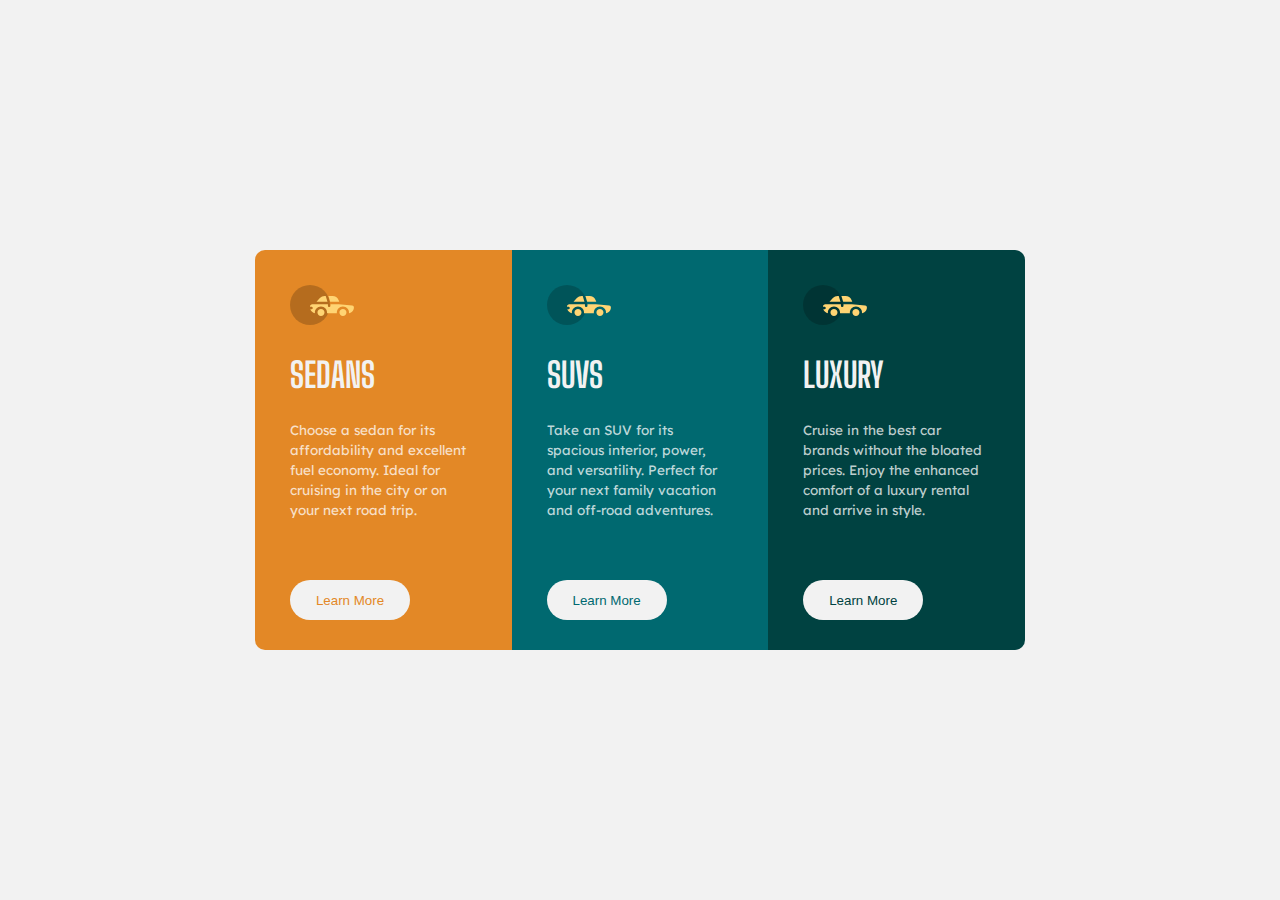
<file: 3-column-preview-card-component-main/index.html>
<!DOCTYPE html>
<html lang="en">
<head>
  <meta charset="UTF-8">
  <meta name="viewport" content="width=device-width, initial-scale=1.0"> 
  <link rel="icon" type="image/png" sizes="32x32" href="./images/favicon-32x32.png">
  <title>Frontend Mentor | 3-column preview card component</title>
  <link rel="stylesheet" href="style.css">
</head>
<body>
  
  <main>
      <article class="sedans">

        <img src="./images/icon-sedans.svg" alt="">
        <h1 class="text-header">SEDANS</h1>
        <p>Choose a sedan for its affordability and excellent fuel economy. Ideal   for cruising in the city or on your next road trip.</p>
        <button>

          <span>Learn More</span>

        </button>

      </article>
      <article class="suvs">

        <img src="./images/icon-sedans.svg" alt="">
        <h1 class="text-header">SUVS</h1>
        <p>Take an SUV for its spacious interior, power, and versatility. Perfect for your next family vacation and off-road adventures.</p>
        <button>

          <span>Learn More</span>

        </button>

      </article>
      <article class="luxury">

        <img src="./images/icon-sedans.svg" alt="">
        <h1 class="text-header">LUXURY</h1>
        <p>Cruise in the best car brands without the bloated prices. Enjoy the enhanced comfort of a luxury rental and arrive in style.</p>
        <button>

          <span>Learn More</span>

        </button>


      </article>
  </main>

</body>
</html>
</file>
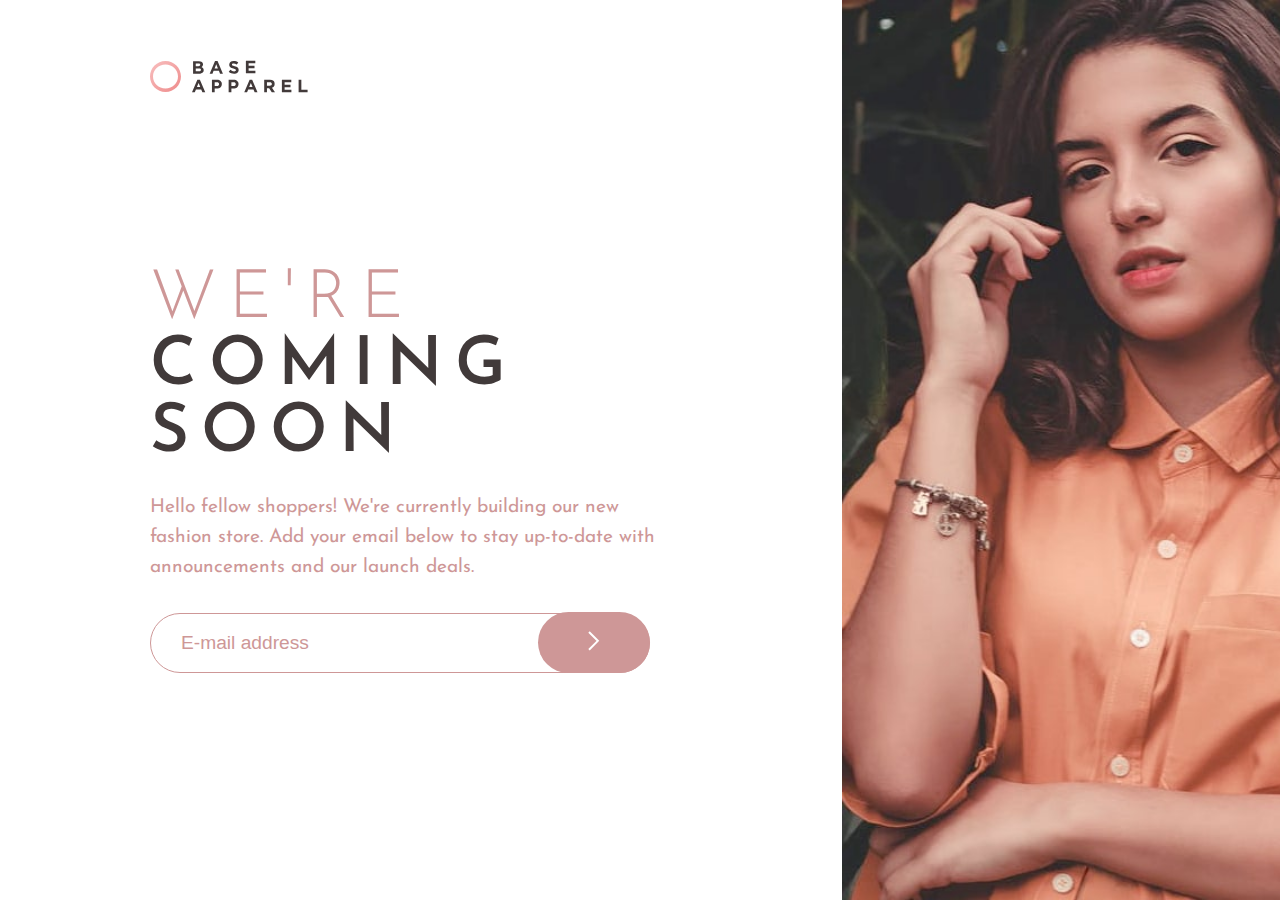
<file: base-apparel-coming-soon-master/index.html>
<!DOCTYPE html>
<html lang="en">
<head>
  <meta charset="UTF-8">
  <meta name="viewport" content="width=device-width, initial-scale=1.0"> 
  <link rel="icon" type="image/png" sizes="32x32" href="./images/favicon-32x32.png">
  <title>Frontend Mentor | Base Apparel coming soon page</title>
  <link rel="stylesheet" href="style.css">
</head>
<body>
  <article>

    <img src="./images/logo.svg" alt="logo">
    <h1>
      <span class="first-line-h1">WE'RE</span>
      <span>COMING</span>
      <span>SOON</span>
    </h1>
    <p>Hello fellow shoppers! We're currently building our new fashion store. Add your email below to stay up-to-date with announcements and our launch deals.</p>
    <form action="">

      <input type="text" name="" class="email" placeholder="E-mail address">
      <button type="submit">
        <img src="./images/icon-arrow.svg" alt="arrow">
      </button>
    </form>
    <p class="alert"></p>
  </article>



  <figure>

    <img src="./images/hero-desktop.jpg" alt="">

  </figure>
  <script src="js.js"></script>
</body>
</html>
</file>
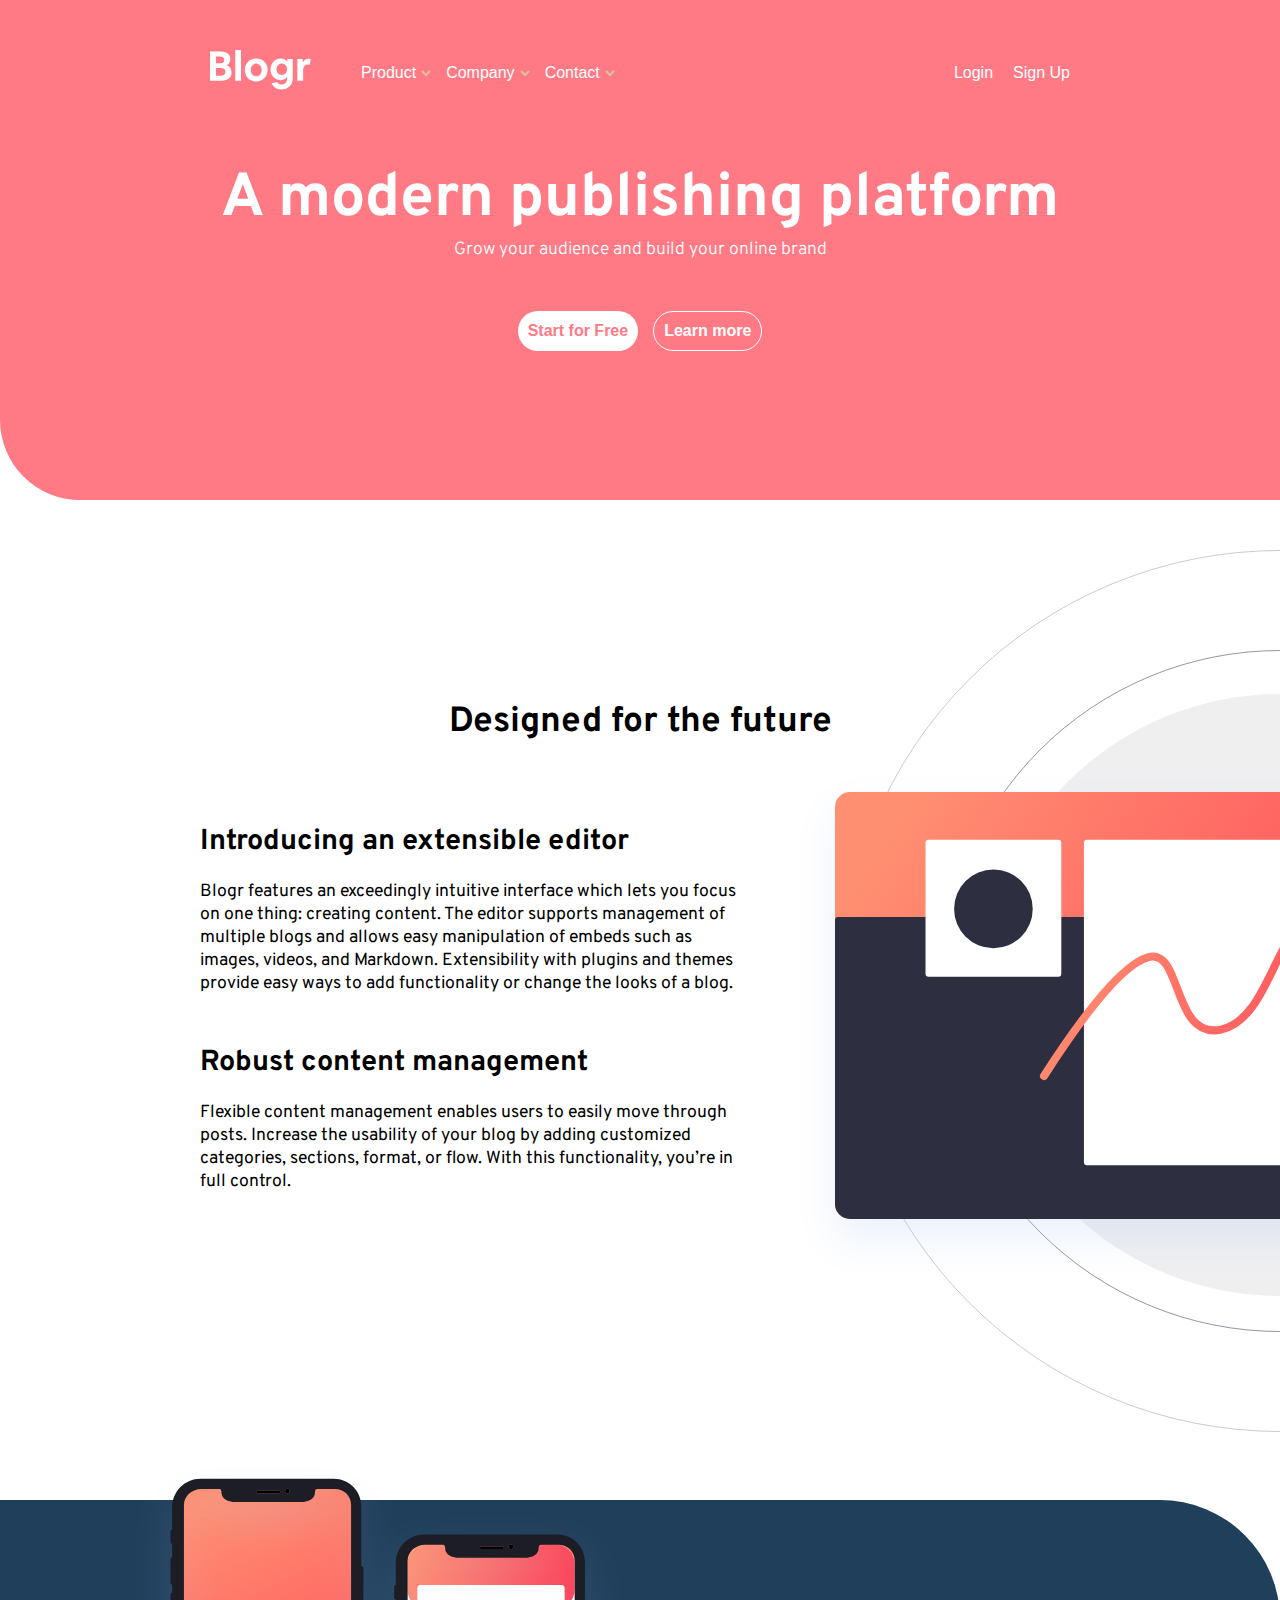
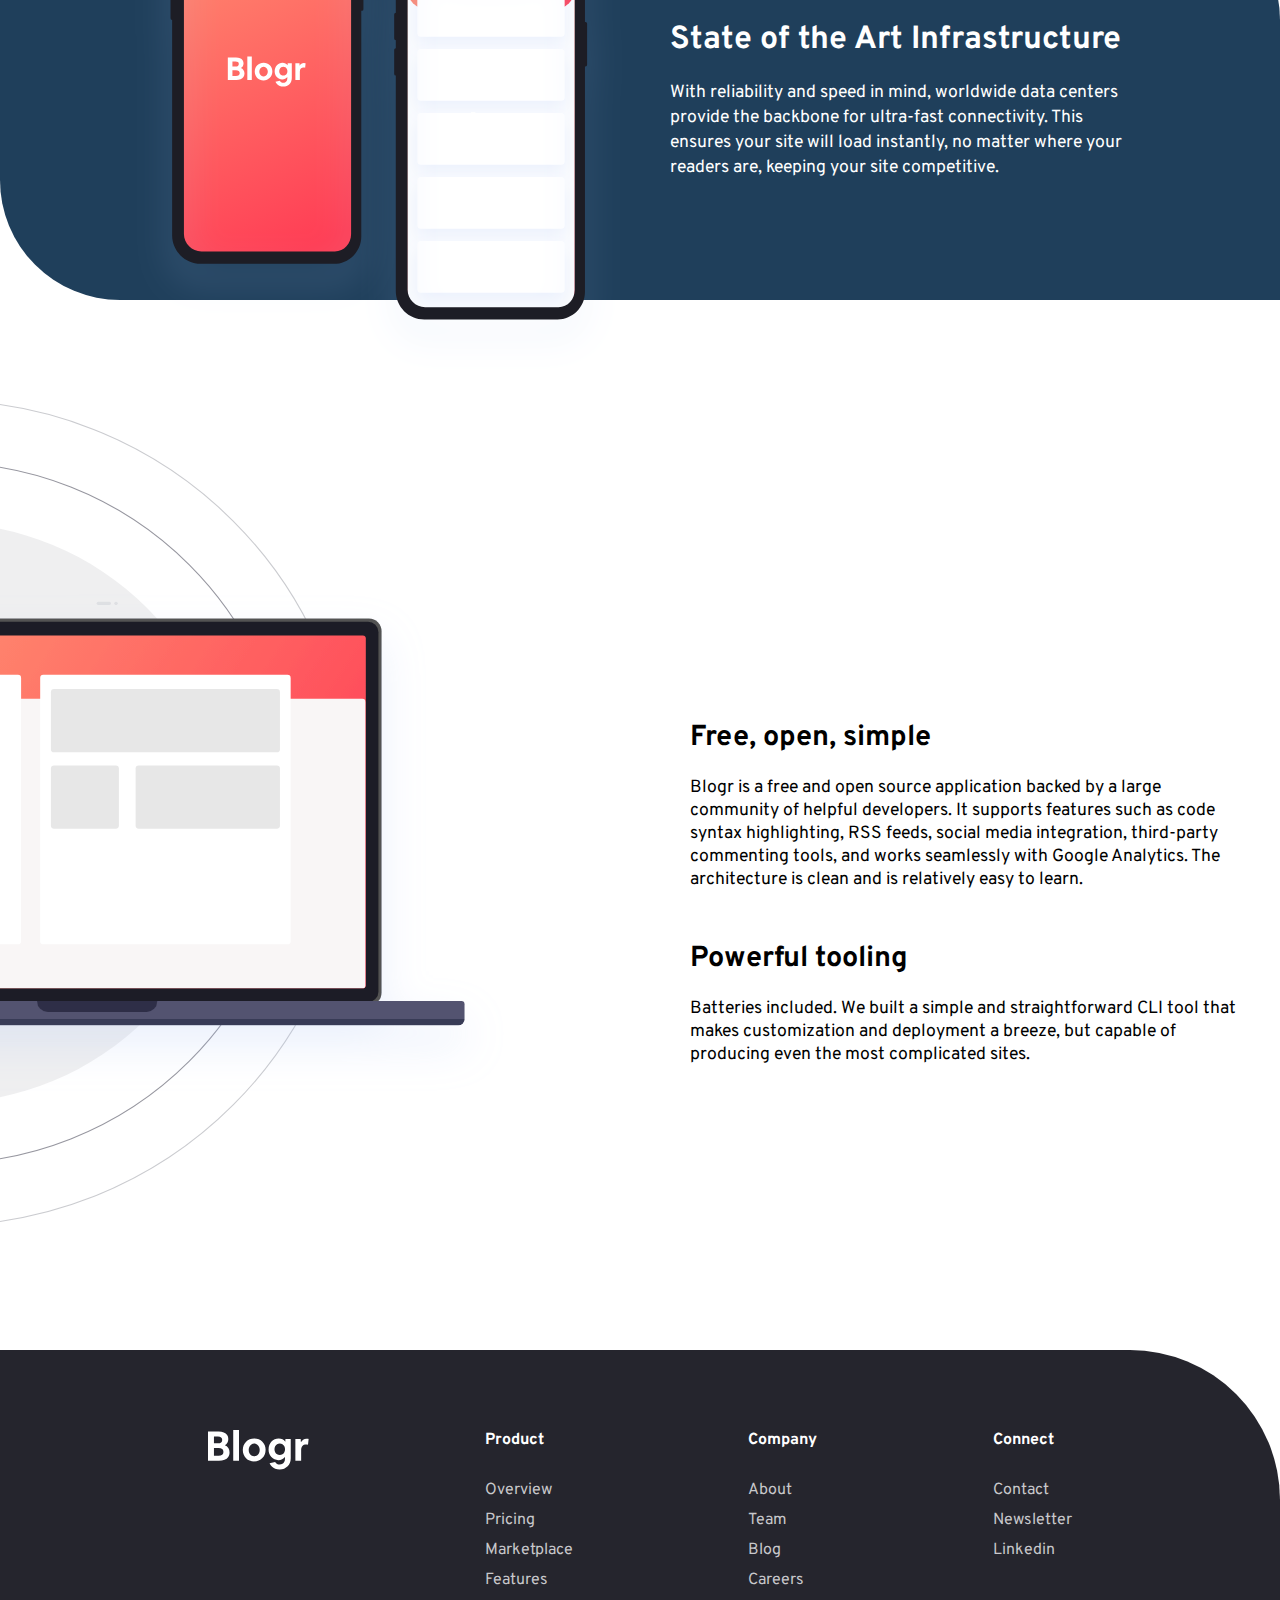
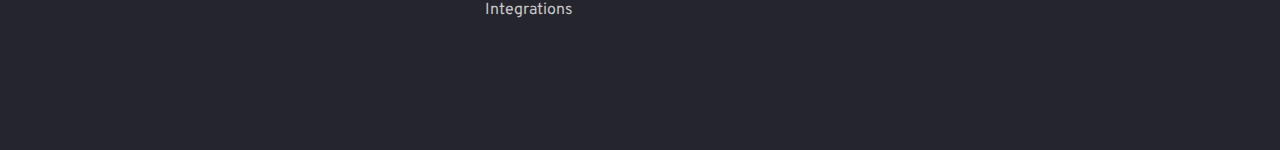
<file: blogr-landing-page-main/index.html>
<!DOCTYPE html>
<html lang="en">
  <head>
    <meta charset="UTF-8" />
    <meta name="viewport" content="width=device-width, initial-scale=1.0" />
    <link
      rel="icon"
      type="image/png"
      sizes="32x32"
      href="./images/favicon-32x32.png"
      />
    <title>Frontend Mentor | [Blogr]</title>
    <link rel="stylesheet" href="style.css" />
  </head>
  <body>
    <main>
      <section class="section-first">
        <header>
          <section class="logo">
            <img src="./images/logo.svg" alt="logo" />
          </section>
          <section class="header-buttons">
            <nav>
              <button>
                <p>Product</p>
                <img src="./images/icon-arrow-dark.svg" alt="" />
              </button>
              <button>
                <p>Company</p>
                <img src="./images/icon-arrow-dark.svg" alt="" />
              </button>
              <button>
                <p>Contact</p>
                <img src="./images/icon-arrow-dark.svg" alt="" />
              </button>
            </nav>
            <section class="login">
              <button><p>Login</p></button>
              <button><p>Sign Up</p></button>
            </section>
          </section>
        </header>
        <article class="article-first">
          <h1>A modern publishing platform</h1>
          <p>Grow your audience and build your online brand</p>
          <section class="buttons">
            <button class="first-button">Start for Free</button>
            <button class="second-button">Learn more</button>
          </section>
        </article>
      </section>

      <!-- second----------------------------------------- -->

      <section class="section-second">
        <header>
          <h1>Designed for the future</h1>
        </header>
        <article class="article-second">
          <section class="desc1">
            <h2>Introducing an extensible editor</h2>
            <p>
              Blogr features an exceedingly intuitive interface which lets you
              focus on one thing: creating content. The editor supports
              management of multiple blogs and allows easy manipulation of
              embeds such as images, videos, and Markdown. Extensibility with
              plugins and themes provide easy ways to add functionality or
              change the looks of a blog.
            </p>
          </section>
          <section class="desc2">
            <h2>Robust content management</h2>
            <p>
              Flexible content management enables users to easily move through
              posts. Increase the usability of your blog by adding customized
              categories, sections, format, or flow. With this functionality,
              you’re in full control.
            </p>
          </section>
        </article>
      </section>
      <!-- third--------------------------------- -->
      <section class="section-third">
        <figure>
          <img src="./images/illustration-phones.svg" alt="" />
        </figure>
        <article class="article-third">
          <h2>State of the Art Infrastructure</h2>
          <p>
            With reliability and speed in mind, worldwide data centers provide
            the backbone for ultra-fast connectivity. This ensures your site
            will load instantly, no matter where your readers are, keeping your
            site competitive.
          </p>
        </article>
      </section>

      <!-- fourth-------------------------------------->

      <section class="section-fourth">
        <article class="article-fourth">
          <section class="desc1">
            <h2>Free, open, simple</h2>
            <p>
              Blogr is a free and open source application backed by a large
              community of helpful developers. It supports features such as code
              syntax highlighting, RSS feeds, social media integration,
              third-party commenting tools, and works seamlessly with Google
              Analytics. The architecture is clean and is relatively easy to
              learn.
            </p>
          </section>
          <section class="desc2">
            <h2>Powerful tooling</h2>
            <p>
              Batteries included. We built a simple and straightforward CLI tool
              that makes customization and deployment a breeze, but capable of
              producing even the most complicated sites.
            </p>
          </section>
        </article>
      </section>
      <footer>

        <section class="footer-box">

          <img src="./images/logo.svg" alt="">

        </section>
        <section class="footer-box">

          <h4>Product</h4>
          <p>Overview</p>
          <p>Pricing</p>
          <p>Marketplace</p>
          <p>Features </p>
          <p>Integrations</p>

        </section>
        <section class="footer-box">

          <h4>Company</h4>
          <p>About</p>
          <p>Team</p>
          <p>Blog</p>
          <p>Careers </p>

        </section>
        <section class="footer-box">

          <h4>Connect</h4>
          <p>Contact</p>
          <p>Newsletter</p>
          <p>Linkedin</p>

        </section>

      </footer>
<!-- states -->
      <section class="product list">

        <p>Overview</p>
        <p>Pricing</p>
        <p>Marketplace</p>
        <p>Features </p>
        <p>Integrations</p>

      </section>
      <section class="company list"></section>
      <section class="contact list"></section>
      
    </main>
    <script src="js.js"></script>
  </body>
</html>
</file>
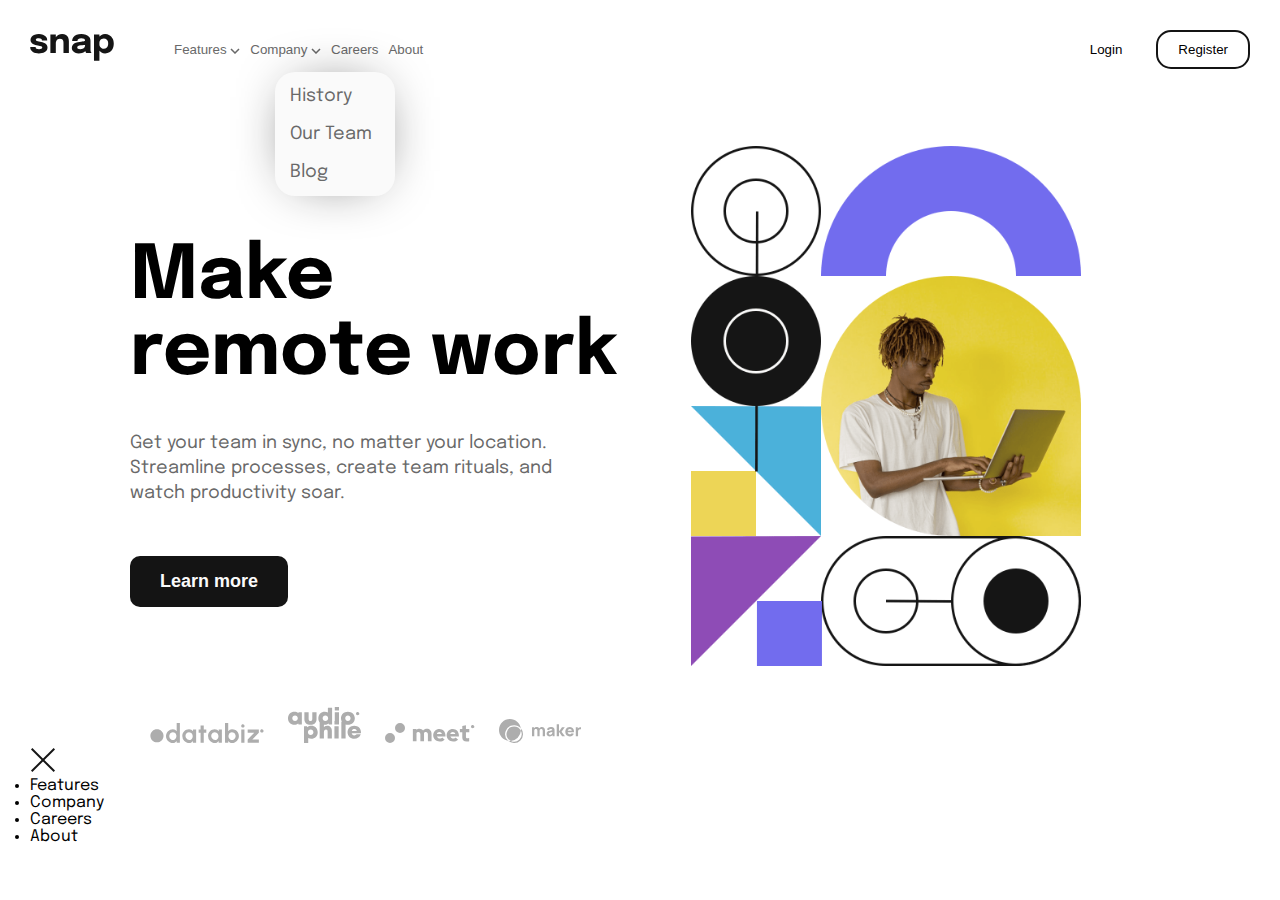
<file: intro-section-with-dropdown-navigation-main/index.html>
<!DOCTYPE html>
<html lang="en">
<head>
  <meta charset="UTF-8">
  <meta name="viewport" content="width=device-width, initial-scale=1.0"> 
  <link rel="icon" type="image/png" sizes="32x32" href="./images/favicon-32x32.png">
  <title>Frontend Mentor | Intro section with dropdown navigation</title>
  <link rel="stylesheet" href="style.css">

</head>
<body>

  <header>

    <section class="container">

      <section class="logo">

        <img src="./images/logo.svg" alt="">

      </section>
      <nav class="nav-desktop">

        <button> Features <img src="./images/icon-arrow-down.svg" alt=""></button>
        <button> Company <img src="./images/icon-arrow-down.svg" alt=""></button>
        <button>Careers</button>
        <button> About </button>

      </nav>
      <nav class="nav-mobile">

        <img src="./images/icon-menu.svg" alt="">

      </nav>

      
    </section>
    <section class="login">

      <button type="submit">Login</button>
      <button class="register" type="submit">Register</button>

    </section>

  </header>
  
  <main>
    
    <article>

      </section>

      <h1>Make remote work</h1>
      <p class="p1">Get your team in sync, no matter your location. Streamline processes, create team rituals, and watch productivity soar.</p>
      <button type="submit">

        <p>Learn more</p>

      </button>
      <section class="sponsors">

        <img src="./images/client-databiz.svg" alt="databiz">
        <img src="./images/client-audiophile.svg" alt="audiophile">
        <img src="./images/client-meet.svg" alt="meet">
        <img src="./images/client-maker.svg" alt="maker">

      </section>

    </article>
    <figure>

      <img src="./images/image-hero-desktop.png" alt="hero">

    </figure>

  </main>






  <section class="nav-list">

    <section class="nav-list-element a1">

      <img src="./images/icon-todo.svg" alt="">
      <p>Todo List</p>

    </section>
    <section class="nav-list-element a2">

      <img src="./images/icon-calendar.svg" alt="">
      <p>Calendar</p>

    </section>
    <section class="nav-list-element a3">

      <img src="./images/icon-reminders.svg" alt="">
      <p>Reminders</p>

    </section>
    <section class="nav-list-element a4">

      <img src="./images/icon-planning.svg" alt="">
      <p>Planning</p>

    </section>
  </section>




    <section class="nav-list2">

      <section class="nav-list-element a1">

        <p>History</p>
  
      </section>
      <section class="nav-list-element a2">
  
        <p>Our Team</p>
  
      </section>
      <section class="nav-list-element a3">
  
        <p>Blog</p>
  
      </section>
    </section>

    <section class="nav-list-mobile">

      <img src="./images/icon-close-menu.svg" alt="">
      <ul>
        <li>Features</li>
        <li>Company</li>
        <li>Careers</li>
        <li>About</li>
      </ul>

    </section>
     
    <script src="js.js"></script>
</body>
</html>
</file>
<file: 3-column-preview-card-component-main/style.css>
@import url('https://fonts.googleapis.com/css2?family=Big+Shoulders+Display:wght@700&family=Lexend+Deca&display=swap');

*{
    margin: 0;
    padding: 0;
    box-sizing: border-box;

}

html{
    font-size: 15px;

}

:root {
    --Bright-orange: hsl(31, 77%, 52%);
    --Dark-cyan: hsl(184, 100%, 22%);
    --Very-dark-cyan: hsl(179, 100%, 13%);
    --Transparent-white: hsla(0, 0%, 100%, 0.75);
    --Very-light-gray: hsl(0, 0%, 95%);
}
body{
    width: 100vw;
    height: 100vh;
    display: flex;
    justify-content: center;
    align-items: center;
    background-color: var(--Very-light-gray);

}
p{
    color: var(--Transparent-white);
    font-family: 'Lexend Deca', sans-serif;
    font-size: 90%;
    line-height: 20px;
    font-weight: 400;
}
h1{
    color: var(--Very-light-gray);
    font-family: 'Big Shoulders Display', cursive;
    font-size: 230%;
    margin: 25px 0;
}
button{
    background-color: var(--Very-light-gray);
    margin-top: 60px;
    border: none;
    width: 120px;
    height: 40px;
    border-radius: 30px;
    padding: 10px;
}




/* main -------------------------------------- */

main{
    width: 850px;
    display: flex;
    text-align: left;
    padding: 40px;
    
}

/* article ----------------------------------- */

article{
    width: 33.33%;
    height: 400px;
    padding: 35px;
    color: white;
    
}   

article.sedans{
    background-color: var(--Bright-orange);
    border-radius: 10px 0 0 10px;
}

article.suvs{
    background-color: var(--Dark-cyan);
}
article.luxury{
    background-color: var(--Very-dark-cyan);
    border-radius: 0 10px 10px 0;
}
article.sedans span{
    color: var(--Bright-orange);
}

article.suvs span{
    color: var(--Dark-cyan)
}
article.luxury span{
    color: var(--Very-dark-cyan);
}

@media only screen and (max-width: 480px){

    main{
        width: 340px;
        padding: 10px;
        display: block;
        margin: 100px 20px auto 20px;
    }
    main article{
        width: 100%;
        height: 33.33%;
        padding: 35px;
    }
   
    article.sedans{
        border-radius: 10px 10px 0 0;
    }
    article.luxury{
        border-radius: 0 0 10px 10px;
    }
    article{
        font-size: 120%;
    }
    p{
        line-height: 25px;
    }
    button{
        margin-top: 20px;
    }
}
</file>
<file: base-apparel-coming-soon-master/style.css>
@import url('https://fonts.googleapis.com/css2?family=Josefin+Sans:wght@300;400;600&display=swap');

*{
    margin: 0;
    padding: 0;
    box-sizing: border-box;
}

html{
    font-size: 16px;
    font-family: 'Josefin Sans', sans-serif;
}
:root{
    --Desaturated-Red: hsl(0, 36%, 70%);
    --Soft-Red: hsl(0, 93%, 68%);
    --Dark-Grayish-Red: hsl(0, 6%, 24%);
}
body{
    width: 100vw;
    height: 100vh;
    display: flex;
    justify-content: space-between;

}

/* article--------------------------------- */

article{
    padding: 60px 80px 60px 150px;
}
article h1{
    font-size: 420%;
    margin-top: 170px;
    display: flex;
    flex-direction: column;
    font-weight: 600;
    letter-spacing: 12px;
    color: var(--Dark-Grayish-Red);
    
}
article .first-line-h1{
    font-weight: 300;
    color: var(--Desaturated-Red);
}
article p{
    color: var(--Desaturated-Red);
    font-weight: 400;
    margin-top: 25px;
    font-size: 120%;
    width: 524px;
    line-height: 30px;
}
article input{
    margin-top: 30px;
    width: 500px;
    border-radius: 50px;
    height: 60px;
    border: 1px solid var(--Desaturated-Red);
    text-indent: 30px;
    color: var(--Desaturated-Red);
    font-size: 120%;
}
article input::placeholder{
    color: var(--Desaturated-Red);
}

article input:focus {
    border: none;
    outline-style: 2px solid;
    outline-color: var(--Desaturated-Red);
  }

form{
    display: flex;
    justify-content: center;
    align-items: center;
}

button{
    background-color: var(--Desaturated-Red);
    border: none;
    padding: 19px 50px;
    border-radius: 50px;
    margin-top: 29px;
    transform: translateX(-100%);
    cursor: pointer;
}
figure{
    min-height: 100vh;
}
figure img{
    height: 100%;
}
</file>
<file: blogr-landing-page-main/style.css>
@import url("https://fonts.googleapis.com/css2?family=Overpass:wght@300;600&display=swap");
@import url("https://fonts.googleapis.com/css2?family=Ubuntu:wght@400;500;700&display=swap");

/* 
font-family: 'Overpass', sans-serif;
font-family: 'Ubuntu', sans-serif;
*/

* {
  margin: 0;
  padding: 0;
  box-sizing: border-box;
  font-size: 16px;
}

:root {
  --Light-red: hsl(356, 100%, 66%);
  --Very-light-red-: hsl(355, 100%, 74%);
  --Very-dark-blue: hsl(208, 49%, 24%);
  --White: hsl(0, 0%, 100%);
  --Grayish-blue: hsl(240, 2%, 79%);
  --Very-dark-grayish-blue: hsl(207, 13%, 34%);
  --Very-dark-black-blue: hsl(240, 10%, 16%);
}

body {
  width: 100vw;
  height: 100vh;
}

/* main------------------------- */

main {
  font-family: "Overpass", sans-serif;
}

/* section-first-------------------------- */

.section-first {
  padding: 50px 210px;
  background-color: var(--Very-light-red-);
  width: 100%;
  height: 500px;
  border-radius: 0 0 0 80px;
  font-weight: 700;
}

.article-first {
  text-align: center;
}

.section-first header {
  display: flex;
  align-items: center;
  justify-content: flex-start;
  padding-right: 0px;
}

.header-buttons {
  display: flex;
  justify-content: space-between;
  width: 100%;
}

nav button {
  background-color: transparent;
  border: none;
  color: var(--White);
  display: flex;
  flex-flow: wrap row;
  align-items: center;
}

nav {
  margin-left: 50px;
  display: flex;
  flex-flow: wrap row;
  gap: 15px;
}

nav button {
  display: flex;
  flex-flow: wrap row;
  justify-content: space-around;
  gap: 5px;
}

nav img {
  filter: sepia(1000);
  display: flex;
  align-items: center;
  justify-content: center;
}

.login button {
  background-color: transparent;
  border: none;
  color: var(--White);
}

.login {
  display: flex;
  justify-content: space-around;
  gap: 20px;
}

/* section-first-article-------------------------------- */

.article-first {
  width: 100%;
  display: flex;
  flex-flow: column;
  justify-content: center;
  align-items: center;
  margin-top: 65px;
  color: var(--White);
}

.article-first h1 {
  font-size: 380%;
}

.article-first p {
  font-weight: 300;
}

.buttons .first-button {
  background-color: var(--White);
  /* border: 1px solid var(--White); */
  color: var(--Very-light-red-);
}

.buttons .second-button {
  background-color: transparent;
  border: 1px solid var(--White);
}

.buttons button {
  padding: 10px;
  background-color: transparent;
  border-radius: 20px;
  border: none;
  color: var(--White);
  font-weight: 700;
}

.buttons {
  display: flex;
  justify-content: space-around;
  gap: 15px;
}

/* second */

.section-second {
  width: 100%;
  display: flex;
  /* align-items: center; */
  flex-flow: column;
  height: 1000px;
  padding-left: 200px;
  padding-top: 200px;
  background-image: url(./images/illustration-editor-desktop.svg);
  background-repeat: no-repeat;
  background-position: 795px 50px;
}
header {
  padding-right: 200px;
}
header h1 {
  font-size: 220%;
  width: 100%;
  margin-bottom: 80px;
  display: flex;
  justify-content: center;
  align-items: center;
}

article h2 {
  font-size: 150%;
  margin-bottom: 20px;
}

article p {
  width: 500px;
  margin-bottom: 50px;
}

figure img {
  width: 200%;
}

/* section-third------------------------------------ */

.section-third {
  width: 100vw;
  height: 400px;
  border-radius: 0 120px 0 120px;
  background-color: var(--Very-dark-blue);
  display: flex;
  justify-content: center;
  gap: 60px;
  align-items: center;
  color: var(--White);
}
.section-third figure img {
  width: 80%;
  transform: translate(135px, 20px);
}

.article-third {
  width: 50vw;
  height: 400px;
  display: flex;
  flex-flow: column;
  justify-content: center;
}

.article-third p {
  width: 470px;
  line-height: 25px;
  margin-bottom: 0;
}

figure {
  width: 50vw;
}

.article-third h2 {
  font-weight: 700;
  font-size: 200%;
}

/* fourth--------------------------------------- */

.section-fourth {
  width: 100%;
  display: flex;
  justify-content: center;
  height: 1000px;
  padding-right: 200px;
  padding-top: 200px;
  background-image: url(./images/illustration-laptop-desktop.svg);
  background-repeat: no-repeat;
  background-size: 80%;
  background-position: -470px 50px;
  margin-top: 50px;
}
header {
  padding-right: 200px;
}
header h1 {
  font-size: 220%;
  width: 100%;
  margin-bottom: 80px;
  display: flex;
  justify-content: center;
  align-items: center;
}

.article-fourth {
  margin-left: 850px;
  margin-top: 170px;
}

article h2 {
  font-size: 180%;
  margin-bottom: 20px;
}

article p {
  width: 550px;
  font-size: 110%;
  margin-bottom: 50px;
}

figure img {
  width: 200%;
}

/* footer---------------------------- */

footer{
    width: 100vw;
    height: 400px;
    background-color: var(--Very-dark-black-blue);
    color: var(--White);
    display: flex;
    justify-content: space-around;
    flex-flow: nowrap;
    padding: 80px 180px;
    border-radius: 0 150px 0 0 ;
    gap: 120px;
    
}

footer h4{
    margin-bottom: 30px;
}

footer p{
    margin-bottom: 10px;
    color: var(--Grayish-blue);
}


/* product states--------------------------- */

.product.list{
    position: absolute;
    top: 95px;
    left: 360px;
    background-color: var(--White);
    padding: 15px 20px;
    border-radius: 10px;
    display: none;
}

.list p{
    margin-bottom: 5px;
}
</file>
<file: intro-section-with-dropdown-navigation-main/style.css>
@import url('https://fonts.googleapis.com/css2?family=Epilogue:wght@500;700&display=swap');
*{
    margin: 0;
    padding: 0;
    box-sizing: border-box;
    transition: 0.5s;
}

html{
    font-family: 'Epilogue', sans-serif;
}

html p{
    font-size: 18px;
}

:root{
    --Almost-White: hsl(0, 0%, 98%);
    --Medium-Gray: hsl(0, 0%, 41%);
    --Almost-Black: hsl(0, 0%, 8%);
}

body{
    width: 100vw;
    height: 100vh;
    padding: 30px;
}

/* header---------------------------------------- */

header{
    display: flex;
    justify-content: space-between;
    color: var(--Medium-Gray);
}

header .container{
    display: flex;
    align-items: center;
    gap: 50px;
}

header nav button{
    text-decoration: none;
    background-color: transparent;
    border: none;
    margin-left: 10px;
    color: var(--Medium-Gray);
} 

.logo img{
    width: 100%;
}
/* nav-------------------------------------------  */

.nav-desktop{
    display: flex;
    flex-direction: row;
    justify-content: center;
    align-items: center;
}

.nav-mobile{
    display: none;
}

/* login------------------------------------------- */

.login button{
    cursor: pointer;
    border: none;
    background-color: transparent;
    gap: 100px;
    margin-left: 10px;
    padding: 10px 20px;
    border-radius: 15px;
}

button.register{
    border: 2px solid var(--Almost-Black);
}

/* main--------------------------------------------- */

main{
    display: flex;
    justify-content: center;
    align-items: center;
    margin: 0px 100px;
}

main article{
    width: 55%;
}

main figure{
    width: 45%;
}

/* article----------------------------------------- */

article h1{
    font-size: 465%;
    width: 490px;
    margin-top: 170px;
}

article .p1{
    color: var(--Medium-Gray);
    width: 453px;
    margin-top: 40px;
    line-height: 25px;
}

article button{
    margin-top: 50px;
    margin-bottom: 100px;
    padding: 15px 30px;
    color: var(--Almost-White);
    font-weight: 700;
    background-color: var(--Almost-Black);
    border: none;
    border-radius: 10px;
    cursor: pointer;
}

/* sponsors---------------------------------------------------- */

.sponsors img{
    margin-left: 20px;
}

/* figure----------------------------------------- */

figure img{
    width: 85%;
}

/* nav list------------------------------------------- */

.nav-list{
    background-color: var(--Almost-White);
    border-radius: 20px;
    color: var(--Medium-Gray);
    display: none;
    padding: 15px;
    width: 180px;
    box-shadow: 0px 0px 58px -25px var(--Almost-Black);
    position: absolute;
    top: 72px;
    left: 78px;

}

.nav-list-element{
    display: flex;
    margin-top: 20px;
    gap: 20px;
    align-items: center;


}
.nav-list img{
    width: 20px;
    object-fit: none;

    
}
.nav-list-element.a1{
    margin-top: 0;

}

.nav-list2{
    background-color: var(--Almost-White);
    border-radius: 20px;
    color: var(--Medium-Gray);
    display: none;
    padding: 15px;
    width: 120px;
    box-shadow: 0px 0px 58px -25px var(--Almost-Black);
    position: absolute;
    top: 72px;
    left: 275px;
}

@media only screen and (max-width: 375px){
    header{
        width: 100%;
    }

    heder{
        justify-content: space-between;
    }
    .nav-mobile{
        display: flex;
        justify-content: flex-end;
    }

    .nav-desktop{
        display: none;
    }

    .login{
        display: none;
    }
    body{
        padding: 4px;
    }
    main{
        flex-flow: wrap column-reverse;
        padding: 4px;
        width: 100%;
        margin: 30px auto;
    }
    
    figure{
        width: 100%;
    }

    main article{
        width: 100%;
    }

    article h1{
        width: 100%;
        text-align: center;
        margin-top: 50px;
        font-size: 220%;
    }

    article .p1{
        text-align: center;
        font-size: 105%;
        margin-top: 25px;
        width: 100%;
    }

    article button{
        margin: 40px auto;
        display: flex;
        justify-content: center;
        align-items: center;
    }

    main figure{
        width: 100%;
        justify-content: flex-start;
    }
    figure img{
        width: 100%;
        content: url(./images/image-hero-mobile.png);
    }
    .nav-list-mobile{
        display: flex;
        flex-flow: column;
        background-color: red;
        width: 250px;
        height: 100vh;
        padding: 50px;
        font-size: 150%;
        text-decoration: none;
        position: absolute;
        top: 0;
        right: 0;
        display: none;
    
    }
    .nav-list-mobile img{
        width: 40px;
        
    }
}
</file>
